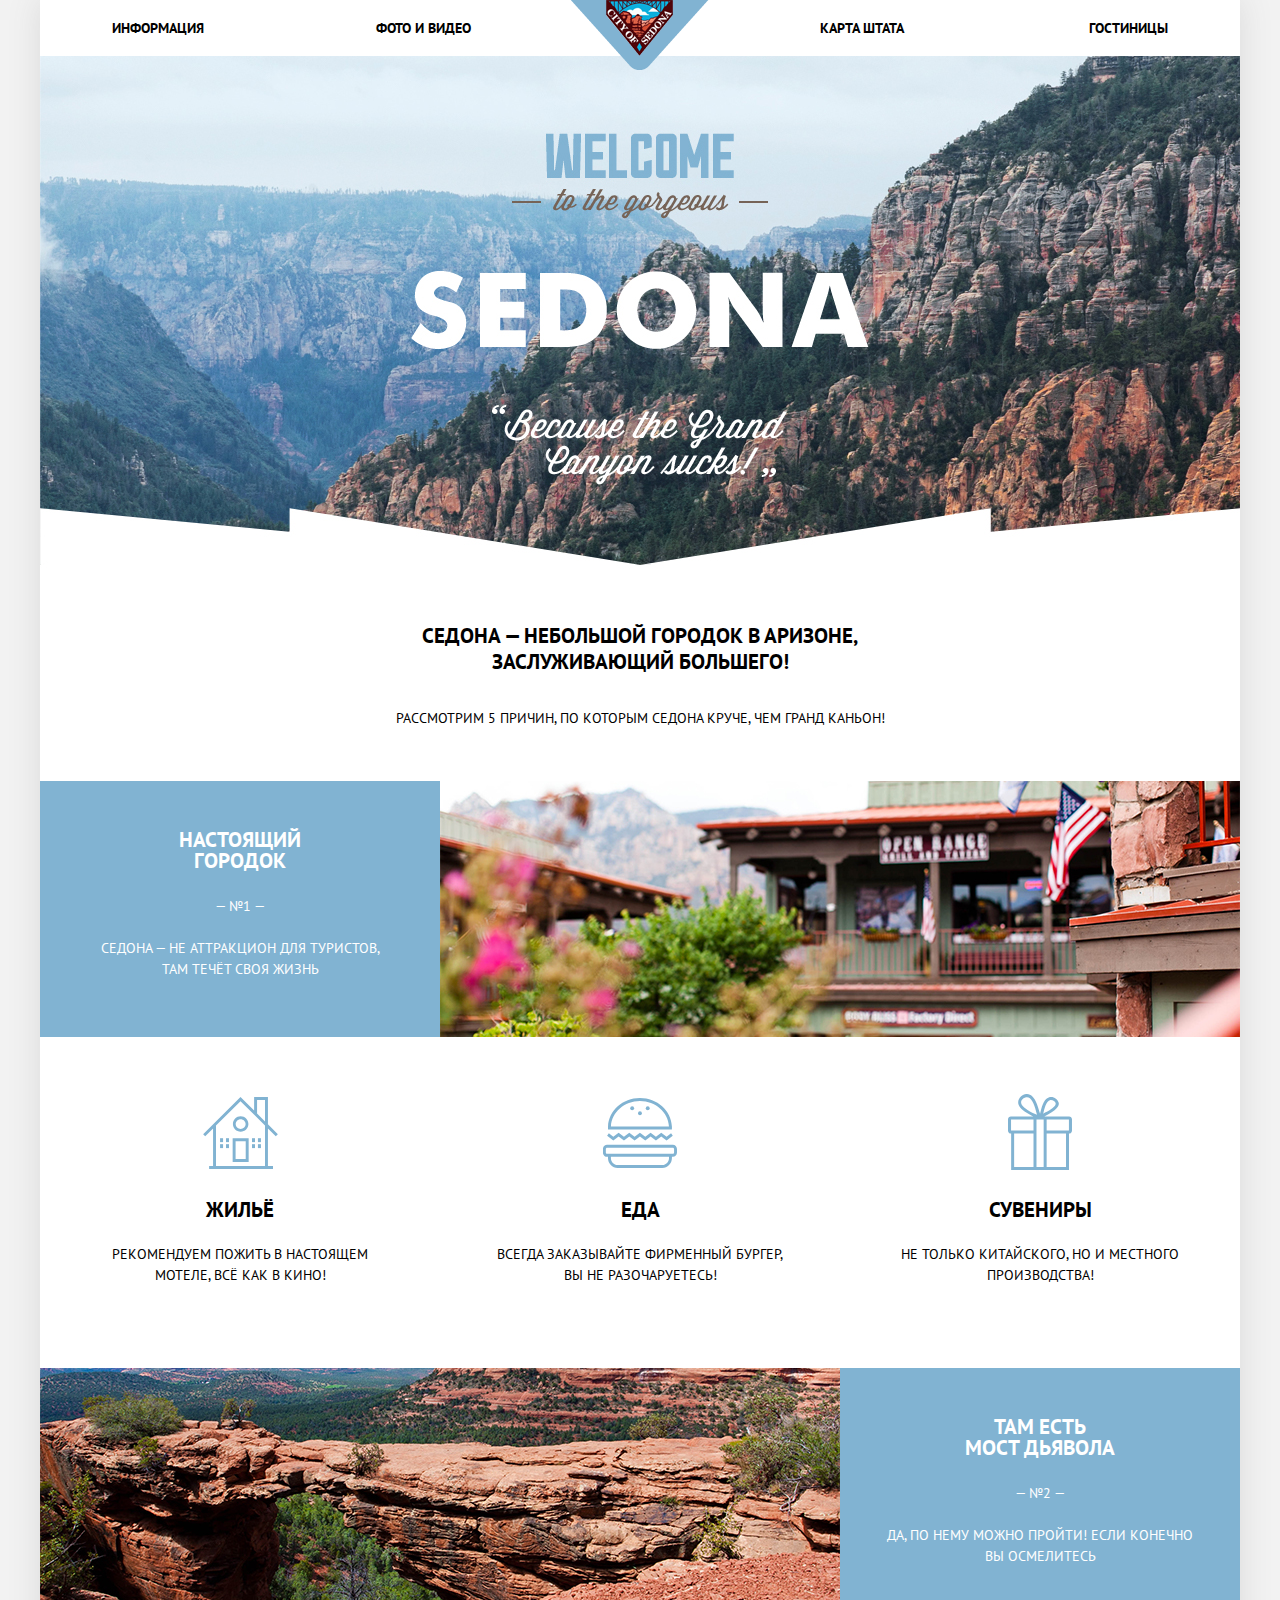
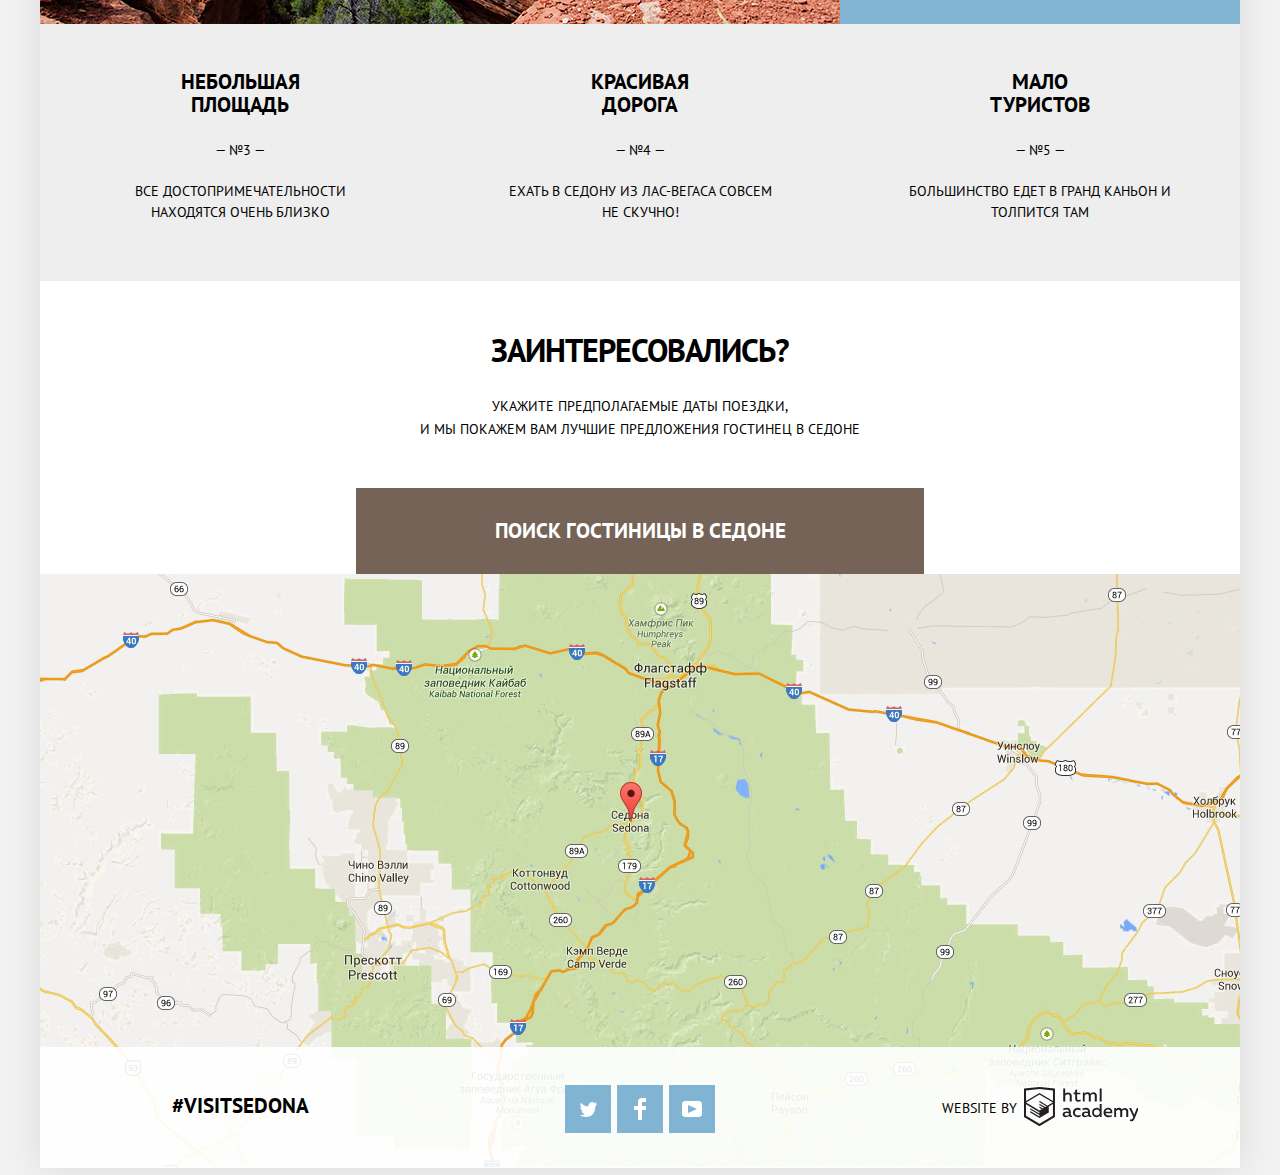
<file: index.html>
<!DOCTYPE html>
<html lang="ru">
  <head>
    <meta charset="utf-8">
    <title>HTML Academy: Седона</title>
    <link href="https://fonts.googleapis.com/css?family=PT+Sans:400,700&amp;subset=cyrillic" rel="stylesheet">
    <link href="css/normalize.css" rel="stylesheet" type="text/css">
    <link href="css/style.css" rel="stylesheet" type="text/css">
  </head>
  <body>
    <div class="page-wrapper">
      <header class="main-header">
        <a class="logo">
          <img src="img/logo.png" width="138" height="70" alt="Логотип города Седона">
        </a>
        <nav class="navigation">
          <ul class="site-navigation">
            <li><a href="info.html">Информация</a></li>
            <li><a href="photo.html">Фото и видео</a></li>
            <li><a href="map.html">Карта штата</a></li>
            <li><a href="catalog.html">Гостиницы</a></li>
          </ul>
        </nav>
      </header>

      <main class="main-content">
        <h2 class="visually-hidden">Седона - для путешествий!</h2>
        <section class="promo">
          <h2 class="visually-hidden">Добро пожаловать в Седону!</h2>
        </section>
        <section class="features">
          <header class="features-header">
            <h3>Седона &mdash; небольшой городок в Аризоне,<br>заслуживающий большего!</h3>
            <p>Рассмотрим 5 причин, по которым Седона круче, чем Гранд Каньон!</p>
          </header>
          <ol class="features-list">
            <li class="feature-item">
              <div class="features-item-info">
                <h2 class="title-item">Настоящий<br>городок</h2>
                <span>&mdash; №1 &mdash;</span>
                <p>Седона &mdash; не аттракцион для туристов,<br>там течёт своя жизнь</p>
              </div>
              <div class="features-item-img-one"></div>
              <ul class="service">
                <li class="service-item house">
                  <h4>Жильё</h4>
                  <p>Рекомендуем пожить в настоящем<br>мотеле, всё как в кино!</p>
                </li>
                <li class="service-item food">
                  <h4>Еда</h4>
                  <p>Всегда заказывайте фирменный бургер,<br>вы не разочаруетесь!</p>
                </li>
                <li class="service-item souvenirs">
                  <h4>Сувениры</h4>
                  <p>Не только китайского, но и местного<br>производства!</p>
                </li>
              </ul>
            </li>
            <li class="feature-item">
              <div class="features-item-img-two"></div>
              <div class="features-item-info">
                <h2 class="title-item">Там есть<br>мост дьявола</h2>
                <span>&mdash; №2 &mdash;</span>
                <p>Да, по нему можно пройти! Если конечно<br>вы осмелитесь</p>
              </div>
            </li>
            <li class="feature-item-three gray-bg">
              <h2 class="title">Небольшая<br> площадь</h2>
              <span>&mdash; №3 &mdash;</span>
              <p>Все достопримечательности<br>находятся очень близко</p>
            </li>
            <li class="feature-item-four gray-bg">
              <h2 class="title">Красивая<br> дорога</h2>
              <span>&mdash; №4 &mdash;</span>
              <p>Ехать в Седону из Лас-Вегаса совсем<br>не скучно!</p>
            </li>
            <li class="feature-item-five gray-bg">
              <h2 class="title">Мало<br> туристов</h2>
              <span>&mdash; №5 &mdash;</span>
              <p>Большинство едет в Гранд Каньон и <br>толпится там</p>
            </li>
          </ol>
        </section>

        <section class="interested">
          <h2>Заинтересовались?</h2>
          <p>Укажите предполагаемые даты поездки,<br>и мы покажем вам лучшие предложения гостинец в Седоне</p>
          <button class="button open-form open-form-search">Поиск гостиницы в Седоне</button>
          <div class="modal">
            <form class="search-motel-form" action="http://echo.htmlacademy.ru" method="post">
              <div class="form-group-item">
                <label for="data-begin">Дата заезда:</label>
                <input id="data-begin" type="text" name="come" placeholder="24 апреля 2017">
                <button class="calendar-icon"><span class="visually-hidden">Выберете дату заезда</span><svg xmlns="http://www.w3.org/2000/svg" width="21" height="22" viewBox="0 0 21 22"><path d="M19.251 2.025h-2.845V.648c0-.381-.294-.689-.656-.689-.363 0-.656.308-.656.689v1.377h-3.938V.648c0-.381-.294-.689-.655-.689-.363 0-.657.308-.657.689v1.377H5.906V.648c0-.381-.294-.689-.656-.689-.363 0-.657.308-.657.689v1.377H1.75C.784 2.025 0 2.847 0 3.862v16.302C0 21.179.784 22 1.75 22h17.501c.966 0 1.749-.821 1.749-1.836V3.862c0-1.015-.783-1.837-1.749-1.837zm.437 18.139a.448.448 0 0 1-.437.459H1.75a.45.45 0 0 1-.438-.459V3.862a.45.45 0 0 1 .438-.459h2.844v1.378c0 .381.294.689.657.689.362 0 .656-.308.656-.689V3.403h3.938v1.378c0 .381.294.689.657.689.361 0 .655-.308.655-.689V3.403h3.938v1.378c0 .381.293.689.656.689.362 0 .656-.308.656-.689V3.403h2.845c.241 0 .437.206.437.459v16.302z"/><path d="M4.594 8.225h2.625v2.066H4.594zM4.594 11.668h2.625v2.067H4.594zM4.594 15.112h2.625v2.066H4.594zM9.188 15.112h2.625v2.066H9.188zM9.188 11.668h2.625v2.067H9.188zM9.188 8.225h2.625v2.066H9.188zM13.781 15.112h2.625v2.066h-2.625zM13.781 11.668h2.625v2.067h-2.625zM13.781 8.225h2.625v2.066h-2.625z"/></svg>
                </button>
              </div>
              <div class="form-group-item">
                <label for="data-end">Дата выезда:</label>
                <input id="data-end" type="text" name="ride-out" placeholder="4 июля 2017">
                <button class="calendar-icon"><span class="visually-hidden">Выберете дату выезда</span><svg xmlns="http://www.w3.org/2000/svg" width="21" height="22" viewBox="0 0 21 22"><path d="M19.251 2.025h-2.845V.648c0-.381-.294-.689-.656-.689-.363 0-.656.308-.656.689v1.377h-3.938V.648c0-.381-.294-.689-.655-.689-.363 0-.657.308-.657.689v1.377H5.906V.648c0-.381-.294-.689-.656-.689-.363 0-.657.308-.657.689v1.377H1.75C.784 2.025 0 2.847 0 3.862v16.302C0 21.179.784 22 1.75 22h17.501c.966 0 1.749-.821 1.749-1.836V3.862c0-1.015-.783-1.837-1.749-1.837zm.437 18.139a.448.448 0 0 1-.437.459H1.75a.45.45 0 0 1-.438-.459V3.862a.45.45 0 0 1 .438-.459h2.844v1.378c0 .381.294.689.657.689.362 0 .656-.308.656-.689V3.403h3.938v1.378c0 .381.294.689.657.689.361 0 .655-.308.655-.689V3.403h3.938v1.378c0 .381.293.689.656.689.362 0 .656-.308.656-.689V3.403h2.845c.241 0 .437.206.437.459v16.302z"/><path d="M4.594 8.225h2.625v2.066H4.594zM4.594 11.668h2.625v2.067H4.594zM4.594 15.112h2.625v2.066H4.594zM9.188 15.112h2.625v2.066H9.188zM9.188 11.668h2.625v2.067H9.188zM9.188 8.225h2.625v2.066H9.188zM13.781 15.112h2.625v2.066h-2.625zM13.781 11.668h2.625v2.067h-2.625zM13.781 8.225h2.625v2.066h-2.625z"/></svg>
                </button>
              </div>
              <div class="form-group-item">
                <div class="parent">
                  <label class="adults" for="parent-item">Взрослые:</label>
                  <p class="step-parent">
                    <button class="step-down"><span class="visually-hidden">Уменьшить</span></button>
                    <input id="parent-item" type="number" min="1" max="10" step="1" name="number-one" value="2">
                    <button class="step-up"><span class="visually-hidden">Увеличить</span></button>
                  </p>
                </div>
                <div class="children">
                  <label class="kid" for="children-item">Дети:</label>
                  <p class="step-children">
                    <button class="step-down"><span class="visually-hidden">Уменьшить</span></button>
                    <input id="children-item" type="number" min="0" max="10" step="1" name="number-two" value="0">
                    <button class="step-up"><span class="visually-hidden">Увеличить</span></button>
                  </p>
                </div>
              </div>
              <button type="submit" class="button button-search">Найти</button>
            </form>
          </div>
        </section>
        <section class="map modal-map">
          <h2 class="visually-hidden">Как добраться до Седоны.</h2>
          <iframe src="https://www.google.com/maps/embed?pb=!1m18!1m12!1m3!1d785920.059432777!2d-112.18285995686945!3d34.80288204569004!2m3!1f0!2f0!3f0!3m2!1i1024!2i768!4f13.1!3m3!1m2!1s0x872da132f942b00d%3A0x5548c523fa6c8efd!2z0KHQtdC00L7QvdCwLCDQkNGA0LjQt9C-0L3QsCA4NjMzNiwg0KHQqNCQ!5e0!3m2!1sru!2sru!4v1522259529726" width="1200" height="593" allowfullscreen></iframe>
         <img src="img/map.jpg" width="1200" height="593" alt="Как добраться до Седоны">
        </section>
      </main>

      <footer class="main-footer footer-margin">
        <p class="hashteg">#Visitsedona</p>
        <ul class="social">
          <li><a class="social-btn" href="#"><span class="visually-hidden">Твиттер</span><svg xmlns="http://www.w3.org/2000/svg" xmlns:xlink="http://www.w3.org/1999/xlink" width="17" height="15" viewBox="0 0 17 15"><path fill="#FFF" d="M10.95.144c1.685-.496 2.984.27 3.577 1.179.673-.231 1.331-.481 2.011-.708a2.345 2.345 0 0 1-.857 1.768c.685.17 1.304-.491 1.304-.491-.169 1-1.006 1.788-1.563 2.024-.231 6.75-3.175 11.217-10.077 11.082h-.446c-.41 0-4.164-.46-4.898-1.887 2.271.196 3.893-.422 4.693-1.177-.96-.3-2.679-.477-2.979-2.95.349.106.564.228 1.19.119C1.705 8.247.374 7.53.448 5.33c.285.328 1.067.536 1.34.472C1.085 5.561-.182 2.442.894.85c1.818 1.854 3.735 3.606 7.152 3.773C8.254 2.33 9.183.793 10.95.144z"/></svg>
            </a>
          </li>
          <li><a class="social-btn" href="#"><span class="visually-hidden">Фейсбук</span><svg xmlns="http://www.w3.org/2000/svg" width="12" height="22" viewBox="0 0 12 22"><path fill="#FFF" d="M12 4V0H8a4 4 0 0 0-4 4v4H0v4h4v10h4V12h4V8H8V4h4z"/></svg></a></li>
          <li><a class="social-btn" href="#"><span class="visually-hidden">Ютьюб</span><svg xmlns="http://www.w3.org/2000/svg" xmlns:xlink="http://www.w3.org/1999/xlink" width="20" height="16" viewBox="0 0 20 16"><path fill="#FFF" d="M17 0H3C1.35 0 0 1.35 0 3v10c0 1.65 1.35 3 3 3h14c1.65 0 3-1.35 3-3V3c0-1.65-1.35-3-3-3zM6.027 11.998V4.002L15.014 8l-8.987 3.998z"/></svg>
            </a>
          </li>
        </ul>
        <p class="copyright">
          <span>website by</span><a href="https://htmlacademy.ru/intensive/htmlcss" target="_blank" class="author"><span class="visually-hidden">htmlacademy</span>
            <svg id="Layer_1" data-name="Layer 1" xmlns="http://www.w3.org/2000/svg" viewBox="0 0 108.08 36.85"><title>logo-htmlacademy-small1</title><path d="M44.61,26.88a2,2,0,0,0,.55-0.1v1.33a3.25,3.25,0,0,1-1.18.21,1.67,1.67,0,0,1-1.67-1,4.84,4.84,0,0,1-3.14,1.08c-1.51,0-2.91-.83-2.91-2.55,0-2.13,2-2.79,3.71-2.79a11.08,11.08,0,0,1,2.17.25v-0.3c0-1-.76-1.77-2.19-1.77a7.42,7.42,0,0,0-3,.64v-1.7a10.21,10.21,0,0,1,3.19-.55c2.36,0,3.81,1.12,3.81,3.65v3a0.54,0.54,0,0,0,.49.59h0.17Zm-6.44-1.13A1.35,1.35,0,0,0,39.63,27h0.11a3.39,3.39,0,0,0,2.41-1V24.58a9.72,9.72,0,0,0-1.81-.21c-1,0-2.16.33-2.16,1.38h0Zm12.36-6.11a5,5,0,0,1,2.57.64V22a4.08,4.08,0,0,0-2.3-.7,2.75,2.75,0,1,0,0,5.49,5,5,0,0,0,2.43-.64v1.71a6.27,6.27,0,0,1-2.76.57A4.21,4.21,0,0,1,46,24.51q0-.21,0-0.41a4.32,4.32,0,0,1,4.18-4.46h0.38Zm12.17,7.24a2,2,0,0,0,.55-0.1v1.33a3.25,3.25,0,0,1-1.18.21,1.67,1.67,0,0,1-1.67-1,4.84,4.84,0,0,1-3.14,1.08c-1.51,0-2.91-.83-2.91-2.55,0-2.13,2-2.79,3.71-2.79a11.08,11.08,0,0,1,2.17.25v-0.3c0-1-.76-1.77-2.19-1.77a7.42,7.42,0,0,0-3,.64v-1.7a10.21,10.21,0,0,1,3.19-.55c2.36,0,3.81,1.12,3.81,3.65v3a0.54,0.54,0,0,0,.49.59h0.17Zm-6.44-1.13A1.35,1.35,0,0,0,57.73,27h0.11a3.39,3.39,0,0,0,2.41-1V24.58a9.72,9.72,0,0,0-1.81-.21c-1.06,0-2.16.33-2.16,1.38h0ZM73,16V28.2H71.35V26.88a3.88,3.88,0,0,1-3.19,1.54,4.4,4.4,0,0,1,0-8.78,3.81,3.81,0,0,1,3,1.3V16H73Zm-4.53,5.22a2.76,2.76,0,1,0,0,5.52A2.86,2.86,0,0,0,71.15,25V23A2.91,2.91,0,0,0,68.49,21.27ZM79,19.64c3.31,0,4.46,2.68,3.92,5.09H76.7c0.21,1.5,1.67,2.11,3.19,2.11a6.11,6.11,0,0,0,2.64-.59v1.6a7.14,7.14,0,0,1-3,.57C77,28.42,74.78,27,74.78,24a4.18,4.18,0,0,1,4-4.39H79Zm0.09,1.54a2.28,2.28,0,0,0-2.44,2.1v0.06H81.3A2,2,0,0,0,79.13,21.18Zm5.73,7V19.87h1.65v1a3.81,3.81,0,0,1,2.78-1.27A2.86,2.86,0,0,1,91.89,21a4.12,4.12,0,0,1,2.91-1.33A3.06,3.06,0,0,1,98,23V28.2h-1.9V23.05a1.59,1.59,0,0,0-1.42-1.75H94.42a2.8,2.8,0,0,0-2.07,1.12V28.2h-1.9V23.05A1.59,1.59,0,0,0,89,21.31H88.8a3,3,0,0,0-2.21,1.29v5.63H84.86Zm21.31-8.33h1.9l-3.91,9.46c-0.9,2.17-2.09,2.86-3.35,2.86a4.76,4.76,0,0,1-1.1-.14V30.46a2.86,2.86,0,0,0,.85.12c0.9,0,1.58-.64,2.07-1.9l0.17-.42-4-8.4h2l2.86,6.29ZM38.73,1.46V6.22a3.81,3.81,0,0,1,2.7-1.14,3.25,3.25,0,0,1,3.44,3.4v5.15H43V8.72a1.81,1.81,0,0,0-1.61-2h-0.3a2.93,2.93,0,0,0-2.32,1.39v5.52h-1.9V1.46h1.9ZM49.94,2.31v3h3V6.91h-3v3.81c0,1.1.5,1.46,1.58,1.46a4.49,4.49,0,0,0,1.69-.33v1.6A6.8,6.8,0,0,1,51,13.8a2.55,2.55,0,0,1-2.86-2.74V6.89H46.58V5.26h1.5V2.74Zm5.4,11.31V5.28H57v1A3.81,3.81,0,0,1,59.77,5a2.86,2.86,0,0,1,2.6,1.33A4.12,4.12,0,0,1,65.28,5,3.06,3.06,0,0,1,68.44,8.4v5.21h-1.9V8.46a1.59,1.59,0,0,0-1.42-1.75H64.89a2.8,2.8,0,0,0-2.07,1.12v5.78h-1.9V8.46A1.59,1.59,0,0,0,59.5,6.71H59.27A3,3,0,0,0,57.06,8v5.63H55.34ZM71.17,1.45H73V13.6H71.17V1.45ZM14.71,0H14.55L0,1.54V28.21l14.55,8.66,14.55-8.66V1.54Zm12.5,27.1L14.55,34.64,1.9,27.12V16.18l12.59,7.5V25L5.86,19.9v1.31l8.68,5.21v1.39L5.87,22.65V24l8.68,5.21,8.75-5.24V18.31L27.2,16V27.12Zm0-12.53-3.48,2-1.6,1L14.51,13v1.31L21,18.23H21l-0.14.09-1,.54-5.37-3.2V17l4.24,2.52-1,.67-3.2-1.9v1.31l2.1,1.24L14.5,22.1,2,14.65,14.51,7.11Zm0-1.32L14.49,5.76,1.91,13.25v-10L14.56,1.92,27.21,3.25v10h0Z" transform="translate(0 -0.02)" fill="#231f20"/>
            </svg>
          </a>
        </p>
      </footer>
    </div>

    <script src="js/script.min.js"></script>

  </body>
</html>
</file>
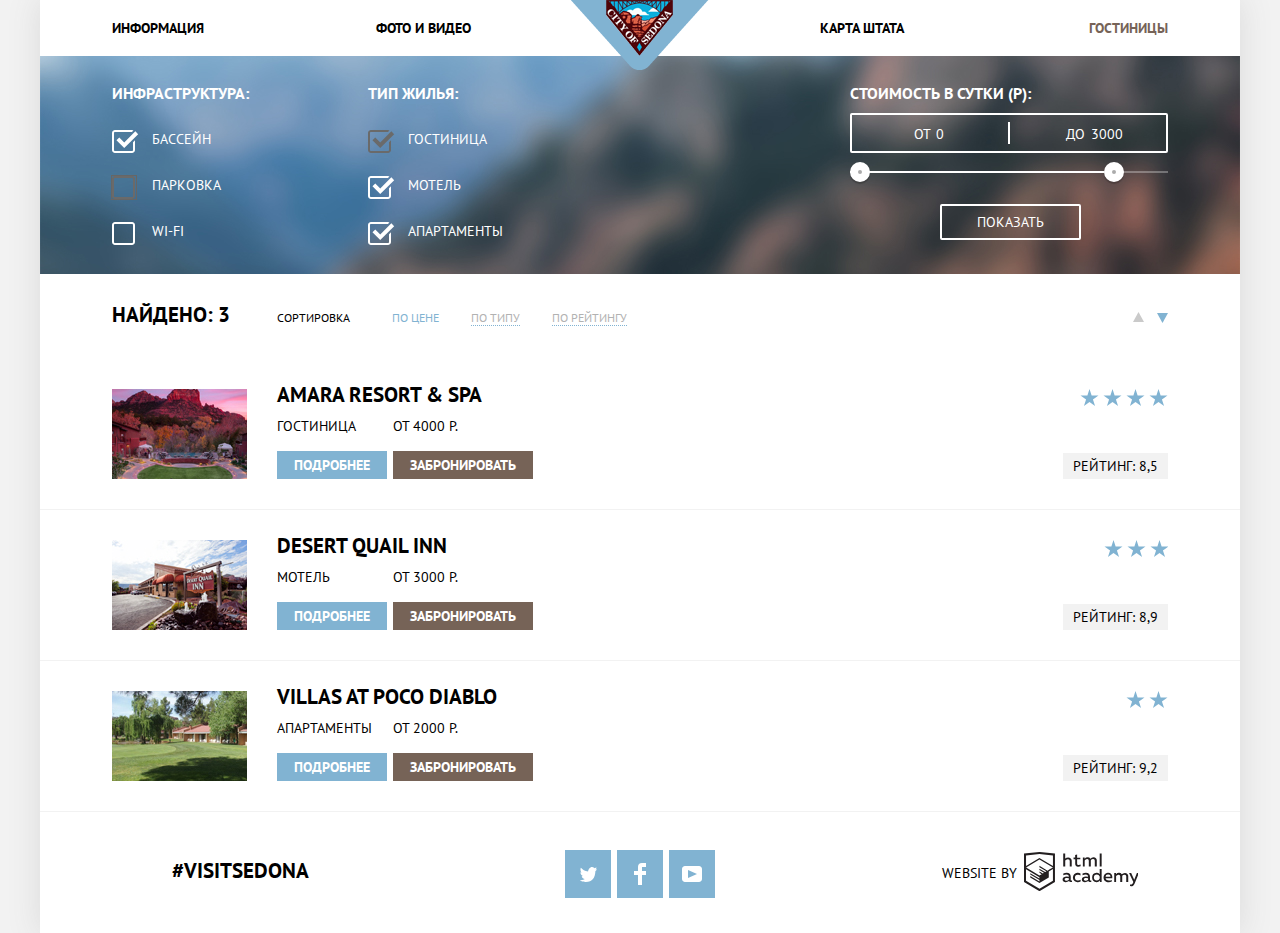
<file: catalog.html>
<!DOCTYPE html>
<html lang="ru">
  <head>
    <meta charset="utf-8">
    <title>HTML Academy: Седона</title>
    <link href="https://fonts.googleapis.com/css?family=PT+Sans:400,700&amp;subset=cyrillic" rel="stylesheet">
    <link href="css/normalize.css" rel="stylesheet" type="text/css">
    <link href="css/style.css" rel="stylesheet" type="text/css">
  </head>
  <body>
    <div class="page-wrapper">
      <header class="main-header ">
        <a class="logo" href="index.html">
          <img src="img/logo.png" width="138" height="70" alt="Логотип города Седона">
        </a>
        <nav class="navigation">
          <ul class="site-navigation">
            <li><a href="info.html">Информация</a></li>
            <li><a href="photo.html">Фото и видео</a></li>
            <li><a href="map.html">Карта штата</a></li>
            <li class="site-navigation-current" ><a>Гостиницы</a></li>
          </ul>
        </nav>
      </header>

      <main class="main-catalog">

        <section class="filters">
          <h1 class="visually-hidden">Фильтр готинец</h1>
          <form class="option-form" action="#" method="get">
            <fieldset>
              <legend class="infrastructure">Инфраструктура:</legend>
              <ul class="type-comfort">
                <li class="filter-hotel-item">
                  <label class="pool-checkbox">
                    <input class="visually-hidden" type="checkbox" name="pool" checked>
                    <span class="filter-input-checkbox"></span>
                    Бассейн
                  </label>
                </li>
                <li class="filter-hotel-item">
                  <label class="parking-checkbox">
                    <input class="visually-hidden" type="checkbox" name="parking" disabled>
                    <span class="filter-input-checkbox"></span>
                    Парковка
                  </label>
                </li>
                <li class="filter-hotel-item">
                  <label class="internet-checkbox">
                    <input class="visually-hidden" type="checkbox" name="wi-fi">
                    <span class="filter-input filter-input-checkbox"></span>
                    WI-FI
                  </label>
                </li>
              </ul>
            </fieldset>
            <fieldset>
              <legend class="type-select-house">Тип жилья:</legend>
                <ul class="type-house">
                  <li class="type-house-item">
                    <label class="hotel-checkbox">
                      <input class="visually-hidden" type="checkbox" name="hotel" disabled checked>
                      <span class="filter-input-checkbox"></span>
                      Гостиница
                    </label>
                  </li>
                  <li class="type-house-item">
                    <label class="motel-checkbox">
                      <input class="visually-hidden" type="checkbox" name="motel" checked>
                      <span class="filter-input-checkbox"></span>
                      Мотель
                    </label>
                  </li>
                  <li class="type-house-item">
                    <label class="appartment-checkbox">
                      <input class="visually-hidden" type="checkbox" name="appartment" checked>
                      <span class="filter-input-checkbox"></span>
                      Апартаменты
                    </label>
                  </li>
                </ul>
            </fieldset>
            <div class="filter-range">
              <div class="filter-range-title">Стоимость в сутки (р):</div>
              <div class="price-controls">
                <label class="min-price">от <input type="text" name="min-price" value="0"></label>
                <label class="max-price">до <input type="text" name="max-price" value="3000"></label>
              </div>
              <div class="range-controls">
                <div class="scale">
                  <div class="bar"></div>
                </div>
                <div class="range-toggle range-toggle-min"></div>
                <div class="range-toggle range-toggle-max"></div>
              </div>
              <button class="btn-transparent" type="submit"><span class="visually-hidden">Показать результат выбора</span>Показать</button>
            </div>
          </form>
        </section>
        <section class="found">
          <h2 class="sort-type">Найдено: 3</h2>
          <p>Сортировка</p>
          <ul class="sort">
            <li class="sort-item sort-item-current"><a href="#"><span class="visually-hidden">Сортировка по цене</span>по цене</a></li>
            <li class="sort-item"><a href="#"><span class="visually-hidden">Сортировка по типу</span>по типу</a></li>
            <li class="sort-item"><a href="#"><span class="visually-hidden">Сортировка по рейтингу</span>по рейтингу</a></li>
          </ul>
          <ul class="arrow-sort">
            <li class="arrow-sort-item"><a class="asc" href="#"><span class="visually-hidden">Сортировка по возрастанию</span><svg xmlns="http://www.w3.org/2000/svg" width="  11  " height="10" viewBox="0 0 11 10"><path fill="#231F20" d="M5.5 0L0 10h11z"/></svg></a>
            </li>
            <li class="arraw-sort-current"><a class="des" href="#"><span class="visually-hidden">Сортировка по убыванию</span><svg xmlns="http://www.w3.org/2000/svg" width="11"     height="10" viewBox="0 0 11 10"><path fill="#231F20" d="M5.5 10L0 0h11"/></svg></a>
            </li>
          </ul>
        </section>
        <section class="catalog">
          <h2 class="visually-hidden">Каталог гостинец</h2>
          <ul class="catalog-list">
            <li class="catalog-item">
              <img src="img/amara-resort.jpg" width="135" height="90" alt="Amara Resort & Spa">
              <div class="item-info">
                <h3><a href="catalog-item.html"><span class="visually-hidden">Гостиница Amara Resort &amp; Spa</span>Amara Resort &amp; Spa</a></h3>
                <div class="description">
                  <div class="column-left">
                    <p>Гостиница</p>
                    <a class="button-left" href="#"><span class="visually-hidden">Подробнее</span>Подробнее</a>
                  </div>
                  <div class="column-right">
                    <p>от 4000 Р.</p>
                    <a class="button-right" href="index.html"><span class="visually-hidden">Забронировать</span>Забронировать</a>
                  </div>
                </div>
              </div>
              <div class="rating">
                <span class="rating-amara"></span>
                <p>Рейтинг: 8,5</p>
              </div>
            </li>
            <li class="catalog-item">
              <img src="img/desert-quail.jpg" width="135" height="90" alt="Desert Quail Inn">
              <div class="item-info">
                <h3><a href="catalog-item.html"><span class="visually-hidden">Мотель Desert Quail Inn</span>Desert Quail Inn</a></h3>
                <div class="description">
                  <div class="column-left">
                    <p>Мотель</p>
                    <a class="button-left" href="#"><span class="visually-hidden">Подробнее</span>Подробнее</a>
                  </div>
                  <div class="column-right">
                    <p>от 3000 Р.</p>
                    <a class="button-right" href="index.html"><span class="visually-hidden">Забронировать</span>Забронировать</a>
                  </div>
                </div>
              </div>
              <div class="rating">
                <span class="rating-desert"></span>
                <p>Рейтинг: 8,9</p>
              </div>
            </li>
            <li class="catalog-item">
              <img src="img/villas-at.jpg" width="135" height="90" alt="Villas At Poco Diablo">
              <div class="item-info">
                <h3><a href="catalog-item.html"><span class="visually-hidden">Villas At Poco Diablo</span>Villas At Poco Diablo</a></h3>
                <div class="description">
                  <div class="column-left">
                    <p>Апартаменты</p>
                    <a class="button-left" href="#"><span class="visually-hidden">Подробнее</span>Подробнее</a>
                  </div>
                  <div class="column-right">
                    <p>от 2000 Р.</p>
                    <a class="button-right" href="index.html"><span class="visually-hidden">Забронировать</span>Забронировать</a>
                  </div>
                </div>
              </div>
              <div class="rating">
                <span class="rating-villas"></span>
                <p>Рейтинг: 9,2</p>
              </div>
            </li>
          </ul>
        </section>
      </main>

      <footer class="main-footer">
        <p class="hashteg">#Visitsedona</p>
        <ul class="social">
          <li><a class="social-btn" href="#"><span class="visually-hidden">Твиттер</span><svg xmlns="http://www.w3.org/2000/svg" xmlns:xlink="http://www.w3.org/1999/xlink" width="17" height="15" viewBox="0 0 17 15"><path fill="#FFF" d="M10.95.144c1.685-.496 2.984.27 3.577 1.179.673-.231 1.331-.481 2.011-.708a2.345 2.345 0 0 1-.857 1.768c.685.17 1.304-.491 1.304-.491-.169 1-1.006 1.788-1.563 2.024-.231 6.75-3.175 11.217-10.077 11.082h-.446c-.41 0-4.164-.46-4.898-1.887 2.271.196 3.893-.422 4.693-1.177-.96-.3-2.679-.477-2.979-2.95.349.106.564.228 1.19.119C1.705 8.247.374 7.53.448 5.33c.285.328 1.067.536 1.34.472C1.085 5.561-.182 2.442.894.85c1.818 1.854 3.735 3.606 7.152 3.773C8.254 2.33 9.183.793 10.95.144z"/></svg>
          </a></li>
          <li><a class="social-btn" href="#"><span class="visually-hidden">Фейсбук</span><svg xmlns="http://www.w3.org/2000/svg" width="12" height="22" viewBox="0 0 12 22"><path fill="#FFF" d="M12 4V0H8a4 4 0 0 0-4 4v4H0v4h4v10h4V12h4V8H8V4h4z"/></svg></a></li>
          <li><a class="social-btn" href="#"><span class="visually-hidden">Ютьюб</span><svg xmlns="http://www.w3.org/2000/svg" xmlns:xlink="http://www.w3.org/1999/xlink" width="20" height="16" viewBox="0 0 20 16"><path fill="#FFF" d="M17 0H3C1.35 0 0 1.35 0 3v10c0 1.65 1.35 3 3 3h14c1.65 0 3-1.35 3-3V3c0-1.65-1.35-3-3-3zM6.027 11.998V4.002L15.014 8l-8.987 3.998z"/></svg>
          </a></li>
        </ul>
        <p class="copyright">
          <span>website by</span><a href="https://htmlacademy.ru/intensive/htmlcss" target="_blank" class="author"><span class="visually-hidden">htmlacademy</span>
            <svg id="Layer_1" data-name="Layer 1" xmlns="http://www.w3.org/2000/svg" viewBox="0 0 108.08 36.85"><title>logo-htmlacademy-small1</title><path d="M44.61,26.88a2,2,0,0,0,.55-0.1v1.33a3.25,3.25,0,0,1-1.18.21,1.67,1.67,0,0,1-1.67-1,4.84,4.84,0,0,1-3.14,1.08c-1.51,0-2.91-.83-2.91-2.55,0-2.13,2-2.79,3.71-2.79a11.08,11.08,0,0,1,2.17.25v-0.3c0-1-.76-1.77-2.19-1.77a7.42,7.42,0,0,0-3,.64v-1.7a10.21,10.21,0,0,1,3.19-.55c2.36,0,3.81,1.12,3.81,3.65v3a0.54,0.54,0,0,0,.49.59h0.17Zm-6.44-1.13A1.35,1.35,0,0,0,39.63,27h0.11a3.39,3.39,0,0,0,2.41-1V24.58a9.72,9.72,0,0,0-1.81-.21c-1,0-2.16.33-2.16,1.38h0Zm12.36-6.11a5,5,0,0,1,2.57.64V22a4.08,4.08,0,0,0-2.3-.7,2.75,2.75,0,1,0,0,5.49,5,5,0,0,0,2.43-.64v1.71a6.27,6.27,0,0,1-2.76.57A4.21,4.21,0,0,1,46,24.51q0-.21,0-0.41a4.32,4.32,0,0,1,4.18-4.46h0.38Zm12.17,7.24a2,2,0,0,0,.55-0.1v1.33a3.25,3.25,0,0,1-1.18.21,1.67,1.67,0,0,1-1.67-1,4.84,4.84,0,0,1-3.14,1.08c-1.51,0-2.91-.83-2.91-2.55,0-2.13,2-2.79,3.71-2.79a11.08,11.08,0,0,1,2.17.25v-0.3c0-1-.76-1.77-2.19-1.77a7.42,7.42,0,0,0-3,.64v-1.7a10.21,10.21,0,0,1,3.19-.55c2.36,0,3.81,1.12,3.81,3.65v3a0.54,0.54,0,0,0,.49.59h0.17Zm-6.44-1.13A1.35,1.35,0,0,0,57.73,27h0.11a3.39,3.39,0,0,0,2.41-1V24.58a9.72,9.72,0,0,0-1.81-.21c-1.06,0-2.16.33-2.16,1.38h0ZM73,16V28.2H71.35V26.88a3.88,3.88,0,0,1-3.19,1.54,4.4,4.4,0,0,1,0-8.78,3.81,3.81,0,0,1,3,1.3V16H73Zm-4.53,5.22a2.76,2.76,0,1,0,0,5.52A2.86,2.86,0,0,0,71.15,25V23A2.91,2.91,0,0,0,68.49,21.27ZM79,19.64c3.31,0,4.46,2.68,3.92,5.09H76.7c0.21,1.5,1.67,2.11,3.19,2.11a6.11,6.11,0,0,0,2.64-.59v1.6a7.14,7.14,0,0,1-3,.57C77,28.42,74.78,27,74.78,24a4.18,4.18,0,0,1,4-4.39H79Zm0.09,1.54a2.28,2.28,0,0,0-2.44,2.1v0.06H81.3A2,2,0,0,0,79.13,21.18Zm5.73,7V19.87h1.65v1a3.81,3.81,0,0,1,2.78-1.27A2.86,2.86,0,0,1,91.89,21a4.12,4.12,0,0,1,2.91-1.33A3.06,3.06,0,0,1,98,23V28.2h-1.9V23.05a1.59,1.59,0,0,0-1.42-1.75H94.42a2.8,2.8,0,0,0-2.07,1.12V28.2h-1.9V23.05A1.59,1.59,0,0,0,89,21.31H88.8a3,3,0,0,0-2.21,1.29v5.63H84.86Zm21.31-8.33h1.9l-3.91,9.46c-0.9,2.17-2.09,2.86-3.35,2.86a4.76,4.76,0,0,1-1.1-.14V30.46a2.86,2.86,0,0,0,.85.12c0.9,0,1.58-.64,2.07-1.9l0.17-.42-4-8.4h2l2.86,6.29ZM38.73,1.46V6.22a3.81,3.81,0,0,1,2.7-1.14,3.25,3.25,0,0,1,3.44,3.4v5.15H43V8.72a1.81,1.81,0,0,0-1.61-2h-0.3a2.93,2.93,0,0,0-2.32,1.39v5.52h-1.9V1.46h1.9ZM49.94,2.31v3h3V6.91h-3v3.81c0,1.1.5,1.46,1.58,1.46a4.49,4.49,0,0,0,1.69-.33v1.6A6.8,6.8,0,0,1,51,13.8a2.55,2.55,0,0,1-2.86-2.74V6.89H46.58V5.26h1.5V2.74Zm5.4,11.31V5.28H57v1A3.81,3.81,0,0,1,59.77,5a2.86,2.86,0,0,1,2.6,1.33A4.12,4.12,0,0,1,65.28,5,3.06,3.06,0,0,1,68.44,8.4v5.21h-1.9V8.46a1.59,1.59,0,0,0-1.42-1.75H64.89a2.8,2.8,0,0,0-2.07,1.12v5.78h-1.9V8.46A1.59,1.59,0,0,0,59.5,6.71H59.27A3,3,0,0,0,57.06,8v5.63H55.34ZM71.17,1.45H73V13.6H71.17V1.45ZM14.71,0H14.55L0,1.54V28.21l14.55,8.66,14.55-8.66V1.54Zm12.5,27.1L14.55,34.64,1.9,27.12V16.18l12.59,7.5V25L5.86,19.9v1.31l8.68,5.21v1.39L5.87,22.65V24l8.68,5.21,8.75-5.24V18.31L27.2,16V27.12Zm0-12.53-3.48,2-1.6,1L14.51,13v1.31L21,18.23H21l-0.14.09-1,.54-5.37-3.2V17l4.24,2.52-1,.67-3.2-1.9v1.31l2.1,1.24L14.5,22.1,2,14.65,14.51,7.11Zm0-1.32L14.49,5.76,1.91,13.25v-10L14.56,1.92,27.21,3.25v10h0Z" transform="translate(0 -0.02)" fill="#231f20"/>
            </svg>
          </a>
        </p>
      </footer>
    </div>
  </body>
</html>
</file>
<file: css/style.css>
body {
  margin: 0;
  padding: 0;

  font-family: "PT Sans", Arial, sans-serif;
  font-size: 14px;
  line-height: 26px;
  font-weight: normal;
  color: #000000;
  text-transform: uppercase;

  background-color: #f2f2f2;
}

a {
  text-decoration: none;
}

img {
  max-width: 100%;
  height: auto;
}

.page-wrapper {
  margin: 0 auto;
  padding: 0;
  width: 1200px;
  background-color: #ffffff;
  -webkit-box-shadow: 0 0 30px 1px #dbdbdb;
          box-shadow: 0 0 30px 1px #dbdbdb;
}

.main-header {
  position: relative;
}

.logo {
  position: absolute;
  left: calc(50% - 69px);
}

.promo {
  min-height: 515px;
  background-color: #ddebf4;
  background: url("../img/group-1.jpg") no-repeat 0 -55px;
  margin-bottom: 52px;
}

.site-navigation {
  display: -webkit-box;
  display: -ms-flexbox;
  display: flex;
  -ms-flex-wrap: wrap;
      flex-wrap: wrap;
  -webkit-box-align: center;
      -ms-flex-align: center;
          align-items: center;
  margin: 0;
  padding: 0;
  padding: 15px 72px;
  padding-bottom: 15px;
  list-style: none;
}

.site-navigation li {
width: 264px;
}

.site-navigation li:nth-child(1),
.site-navigation li:nth-child(2) {
  text-align: left;
}

.site-navigation li:nth-child(3),
.site-navigation li:nth-child(4) {
  text-align: right;
}

.site-navigation a {
  font-family: inherit;
  font-weight: bold;
  font-size: 14px;
  line-height: 26px;
  color: #000000;
}

.site-navigation a:hover,
.site-navigation a:focus {
  color: #81b3d2;
}

.site-navigation a:active {
  color: #b2b2b2;
}

.site-navigation-current a,
.site-navigation-current a:hover,
.site-navigation-current a:active {
  color: #766357;
}

.visually-hidden {
  position: absolute;
  clip: rect(0 0 0 0);
  width: 1px;
  height: 1px;
  margin: -1px;
  font-size: 0;
}

.filters {
  min-height: 218px;
  background-image: url("../img/filter-background.jpg");
  background-repeat: no-repeat;
  background-position: 0 -50px;
  background-color: #6f99bf;
}

.option-form {
  display: -webkit-box;
  display: -ms-flexbox;
  display: flex;
  flex-wrap: wrap;

  padding: 27px 72px;
}

fieldset {
  margin: 0;
  padding: 0;
  border: none;
  margin-right: 36px;
}

.option-form legend {
  font-family: inherit;
  font-size: 16px;
  line-height: 21px;
  color: #ffffff;
  font-weight: bold;
  margin-bottom: 25px;
}

.type-comfort,
.type-house {
  display: -webkit-box;
  display: -ms-flexbox;
  display: flex;
  -webkit-box-orient: vertical;
  -webkit-box-direction: normal;
      -ms-flex-direction: column;
          flex-direction: column;
  -ms-flex-pack: distribute;
      justify-content: space-around;
flex-wrap: wrap;

  font-family: inherit;
  font-size: 14px;
  line-height: 21px;
  color: #ffffff;
}

.type-comfort li,
.type-house li{
  margin-bottom: 25px;
}

.type-comfort li:last-child,
.type-house li:last-child {
  margin-bottom: 0;
}

.type-comfort,
.type-house {
  width: 220px;
  margin-right: 30px;
}


.pool-checkbox,
.parking-checkbox,
.internet-checkbox,
.hotel-checkbox,
.motel-checkbox,
.appartment-checkbox {
  position: relative;
  padding-left: 40px;
}


.option-form input[type="checkbox"] + .filter-input-checkbox::before {
  position: absolute;
  top: 0;
  left: 0;
  content: "";
  width: 24px;
  height: 23px;
  background-image: url("../img/checkbox-off.svg");
  background-repeat: no-repeat;

}

.option-form input[type="checkbox"]:focus + .filter-input-checkbox::before,
.option-form input[type="checkbox"]:focus + .filter-input-checkbox::after {
  outline: 3px solid blue;
}

.option-form input[type="checkbox"]:checked + .filter-input-checkbox::before {
  display: none;
}

.option-form input[type="checkbox"] + .filter-input-checkbox::after {
  display: none;
  position: absolute;
  top: 0;
  left: 0;
  content: "";
  width: 27px;
  height: 23px;
  background-image: url("../img/checkbox-on.svg");
  background-repeat: no-repeat;
}

.option-form input[type="checkbox"]:checked + .filter-input-checkbox::after {
  display: block;
}

.option-form input[type="checkbox"]:disabled + .filter-input-checkbox::before {
  position: absolute;
  top: 0;
  left: 0;
  content: "";
  width: 24px;
  height: 23px;
  background-image: url("../img/checkbox-off-disabled.svg");
  background-repeat: no-repeat;
  outline: 1px solid #666;
}

.option-form input[type="checkbox"]:disabled:checked + .filter-input-checkbox::after  {
  position: absolute;
  top: 0;
  left: 0;
  content: "";
  width: 27px;
  height: 23px;
  background-image: url("../img/checkbox-on-disabled.svg");
  background-repeat: no-repeat;
}

.filter-range {
  width: 318px;
  margin-left: 226px;
  color: #ffffff;
  text-transform: uppercase;
}

.filter-range-title {
  margin-bottom: 9px;
  font-weight: 600;
  font-size: 16px;
  line-height: 21px;
}

.price-controls {
  position: relative;

  height: 36px;
  margin-bottom: 18px;

  font-size: 0;

  border: 2px solid #ffffff;
  border-radius: 2px;
}

.price-controls::after {
  content: "";
  position: absolute;
  top: 50%;
  left: 50%;

  width: 2px;
  height: 22px;

  background: #ffffff;
  -webkit-transform: translate(-50%, -50%);
      -ms-transform: translate(-50%, -50%);
          transform: translate(-50%, -50%);
}

.price-controls label {
  display: inline-block;

  font-size: 14px;
  line-height: 38px;
  vertical-align: top;

  cursor: pointer;
}

.price-controls .min-price,
.price-controls .max-price {
  width: 90px;
  padding-left: 62px;
}

.price-controls input {
  width: 50px;
  margin: 0;
  height: 30px;
  color: inherit;
  font: inherit;

  background: none;
  border: none;
}

.range-controls {
  position: relative;

  margin-bottom: 31px;
}

.range-controls .scale {
  height: 2px;

  background: rgba(255, 255, 255, 0.3);
}

.range-controls .bar {
  width: 80%;
  height: 2px;

  background: #ffffff;
}

.range-toggle {
  position: absolute;
  top: -9px;

  width: 4px;
  height: 4px;

  background: #ababab;
  border: 8px solid #ffffff;
  border-radius: 50%;
  -webkit-box-shadow: 0 2px 1px 0 rgba(0, 1, 1, 0.2);
          box-shadow: 0 2px 1px 0 rgba(0, 1, 1, 0.2);
  cursor: pointer;
}

.range-toggle:hover {
  background: #1c4f80;
}

.range-toggle-min {
  left: 0;
}

.range-toggle-max {
  left: 80%;
}

.btn-transparent {
  display: block;
  margin: 0 90px;
  padding: 6px 35px;

  font-size: 14px;
  line-height: 20px;
  color: #ffffff;
  text-transform: uppercase;

  background: transparent;
  border: 2px solid #ffffff;
  border-radius: 2px;
  cursor: pointer;
}

.btn-transparent:hover {
  color: #000000;

  background: #ffffff;
}

.found {
  display: -webkit-box;
  display: -ms-flexbox;
  display: flex;
  flex-wrap: wrap;
  justify-content: space-between;
  -webkit-box-align: baseline;
      -ms-flex-align: baseline;
          align-items: baseline;
  padding: 28px 72px;
  border-bottom: -1px solid #f2f2f2;
}

.found h2 {
  display: flex;
  flex-wrap: wrap;
  margin: 0;
  margin-right: 46px;
  font-size: 21px;

  font-weight: bold;
}

.found p,
.found a {
  margin: 0;
  font-size: 12px;
  line-height: 18px;
}

.found p {
  display: flex;
  flex-wrap: wrap;
  margin-right: 40px;
  }

.sort {
  display: -webkit-box;
  display: -ms-flexbox;
  display: flex;
  margin-right: 30px;
  flex-wrap: wrap;
  width: 740px;
}

.sort-item a {
  margin-right: 32px;
  color: #b2b2b2;
}

.sort-item a,
.sort-item a {
  border-bottom: 1px dotted #81b3d2;
}

.sort-item a:hover,
.sort-item a:focus {
  color: #81b3d2;
}

.sort-item a:active {
  color: #000000;
  border-bottom: none;
}

.sort-item-current a {
  color: #81b3d2;
  border-bottom: none;
}

.arrow-sort {
  display: -webkit-box;
  display: -ms-flexbox;
  display: flex;
  -webkit-box-pack: justify;
      -ms-flex-pack: justify;
          justify-content: space-between;
  width: 35px;
  margin: 0 auto;
  padding: 0;
}

.arrow-sort-item {
  display: -webkit-box;
  display: -ms-flexbox;
  display: flex;
  -webkit-box-align: center;
      -ms-flex-align: center;
          align-items: center;
  -webkit-box-pack: center;
      -ms-flex-pack: center;
          justify-content: center;
}

.arrow-sort-item path {
  fill: #cacaca;
}

.arrow-sort-item:hover path,
.arrow-sort-item:focus path {
  fill: #231f20;
}

.arrow-sort-item:active path {
  fill: #81b3d2;
}

.arraw-sort-current path {
  fill: #81b3d2;
}

.main-catalog ul {
  margin: 0;
  padding: 0;
  list-style: none;
}

.catalog-list {
  display: -webkit-box;
  display: -ms-flexbox;
  display: flex;
  -ms-flex-wrap: wrap;
      flex-wrap: wrap;
}

.catalog-item {
  width: 1200px;
  display: -webkit-box;
  display: -ms-flexbox;
  display: flex;
  -webkit-box-pack: start;
      -ms-flex-pack: start;
          justify-content: flex-start;
  border-bottom: 1px solid #f2f2f2;
}

.catalog-item img {
  width: 135px;
  height: 90px;
}

.catalog-list li {
  margin: 0;
  padding: 0;
  padding: 30px 72px;
}

.catalog h3 a {
  font-size: 21px;
  line-height: 26px;
  color: #000000;
}

.catalog h3 a:hover,
.catalog h3 a:focus {
  color: #81b3d2;
}

.catalog h3 a:active {
  color: #b2b2b2;
}

.item-info {
  display: -webkit-box;
  display: -ms-flexbox;
  display: flex;
  -webkit-box-orient: vertical;
  -webkit-box-direction: normal;
      -ms-flex-direction: column;
          flex-direction: column;
justify-content: space-between;
  margin-left: 30px;
  width: 750px;
}

.item-info h3 {
  margin: 0;
  margin-top: -7px;
}

.description {
  display: flex;
  flex-wrap: wrap;
}

.column-left,
.column-right {
  display: flex;
  flex-direction: column;
  margin-right: 6px;
}

.column-left p,
.column-right p {
  margin-top: 4px;
  margin-bottom: 12px;
}

.button-left,
.button-right {
  margin: 0;
  padding: 1px 17px;
  font: inherit;
  font-weight: bold;
  color: #ffffff;
  text-align: center;
}

.button-left {
  background-color: #81b3d2;
}

.button-left:focus,
.button-left:hover {
  background-color: #669ec0;
}

.button-left:active {
  background-color: #5496bd;
  color: #88b6d1;
}

.button-right {
  background-color: #766357;
}

.button-right:focus,
.button-right:hover {
  background-color: #604e43;
}

.button-right:active {
  background-color: #503e33;
  color: #857871;
}

.rating {
  display: -webkit-box;
  display: -ms-flexbox;
  display: flex;
  -webkit-box-orient: vertical;
  -webkit-box-direction: normal;
      -ms-flex-direction: column;
          flex-direction: column;
  -webkit-box-pack: justify;
      -ms-flex-pack: justify;
          justify-content: space-between;
  -webkit-box-align: end;
      -ms-flex-align: end;
          align-items: flex-end;
  margin-left: 36px;
}

.rating-amara {
  width: 92px;
  height: 17px;
  background-image: url(../img/star.svg);
  background-repeat: repeat-x;
  background-position: 2px 0;
}

.rating-desert {
  width: 66px;
  height: 17px;
  background-image: url(../img/star.svg);
  background-repeat: repeat-x;
  background-position: 0 0;
}

.rating-villas {
  width: 44px;
  height: 17px;
  background-image: url(../img/star.svg);
  background-repeat: repeat-x;
  background-position: 0 0;
}

.rating p {
  margin: 0;

  padding: 0 10px;
  background-color: #f2f2f2;
}

.features {
  margin-bottom: 56px;
}

.features-header p {
  margin: 0;
  text-align: center;
}

.features-header h3 {
  font-size: 21px;
  font-weight: bold;
  margin-bottom: 30px;
  text-align: center;
}

.features-header p {
  font-weight: normal;
  margin-bottom: 50px;
}

.features-list {
  display: -webkit-box;
  display: -ms-flexbox;
  display: flex;
  -ms-flex-wrap: wrap;
      flex-wrap: wrap;
  margin: 0;
  padding: 0;
  list-style: none;
}

.feature-item {
  display: -webkit-box;
  display: -ms-flexbox;
  display: flex;
  -ms-flex-wrap: wrap;
      flex-wrap: wrap;
  text-align: center;
}

.feature-item p {
  margin: 0;
}

.features-item-info {
  width: 400px;
  min-height: 256px;
  color: #ffffff;
  background-color: #81b3d2;
}

.title-item {
  margin: 0;
  margin-top: 48px;
  margin-bottom: 22px;
  line-height: 21px;
}

.features-item-info p {
  font-weight: normal;
  margin: 0;
  margin-top: 19px;
  line-height: 21px;
}

.features-item-img-one {
  width: 800px;
  background-image: url("../img/features1.jpg");
  background-position: 0 -78px;
  background-repeat: no-repeat;
  background-color: #81b3d2;
}

.features-item-img-two {
  width: 800px;
  background-image: url("../img/features2.jpg");
  background-position: 0 -78px;
  background-repeat: no-repeat;
  background-color: #81b3d2;
}


.feature-item-three,
.feature-item-four,
.feature-item-five {
  width: 400px;
  text-align: center;
}

.feature-item-three h2,
.feature-item-four h2,
.feature-item-five h2 {
  margin-top: 46px;
  line-height: 23px;
  margin-bottom: 21px;
}

.feature-item-three p,
.feature-item-four p,
.feature-item-five p {
  margin: 0;
  margin-top: 18px;
  margin-bottom: 58px;
  line-height: 21px;
}

.features-list .gray-bg {
  background-color: #eeeeee;
}

.service {
  display: -webkit-box;
  display: -ms-flexbox;
  display: flex;
  flex-wrap: wrap;
  margin: 0;
  padding: 0;
  margin-bottom: 82px;
  list-style: none;
}

.service-item {
  position: relative;
}

.house::before {
  content: "";
  position: absolute;
  top: 60px;
  left: calc(50% - 37px);
  width: 75px;
  height: 72px;
  background: url("../img/icon-1.svg") no-repeat 0 0;
}

.food::before {
  content: "";
  position: absolute;
  top: 61px;
  left: calc(50% - 37px);
  width: 74px;
  height: 70px;
  background: url("../img/icon-3.svg") no-repeat 0 0;
}

.souvenirs::before {
  content: "";
  position: absolute;
  top: 57px;
  left: calc(50% - 32px);
  width: 64px;
  height: 76px;
  background: url("../img/icon-2.svg") no-repeat 0 0;
}

.service li {
  text-align: center;
  width: 400px;
  padding-top: 160px;
}

.service h4 {
  margin: 0;
  font-size: 21px;
  font-weight: bold;
  line-height: 26px;
  margin-bottom: 21px;
}

.service p {
  line-height: 21px;
}

.interested {
  text-align: center;
}

.interested h2 {
  margin: 0;
  font-size: 32px;
  margin-bottom: 32px;
  letter-spacing: -1px;
}

.interested p {
  margin: 0;
  font-size: 14px;
  line-height: 23px;
}

.button {
  font-size: 21px;
  text-align: center;
  color: #ffffff;
  vertical-align: middle;
  text-transform: uppercase;
  border: none;
}

.open-form-search {
  font-size: 21px;
  font-weight: bold;
  line-height: 26px;
}

.open-form {
  position: relative;
  margin: 0;
  padding: 0;
  width: 568px;
  min-height: 86px;
  background-color: #766357;
  margin-top: 47px;
}

.open-form:hover,
.open-form:focus {
  background-color: #604e43;
}

.open-form:active {
  background-color: #503e33;
  color: #857871;
}

.modal {
  position: relative;
  z-index: 4;
}

.modal-show {
  display: none;
}

@-webkit-keyframes forms {
  0% {
    -webkit-transform: scale(0, 0.3);
            transform: scale(0, 0.3);
  }
  25% {
    -webkit-transform: scaleX(0.2);
            transform: scaleX(0.2);
  }
  50% {
    -webkit-transform: scale(0.4, 0.6);
            transform: scale(0.4, 0.6);
    -webkit-transform: rotate(270deg);
            transform: rotate(270deg);
  }
  75% {
    -webkit-transform: scaleY(0.8);
            transform: scaleY(0.8);
  }
  100% {
    -webkit-transform: translateX(0px);
            transform: translateX(0px);
  }
}

@keyframes forms {
  0% {
    -webkit-transform: scale(0, 0.3);
            transform: scale(0, 0.3);
  }
  25% {
    -webkit-transform: scaleX(0.2);
            transform: scaleX(0.2);
  }
  50% {
    -webkit-transform: scale(0.4, 0.6);
            transform: scale(0.4, 0.6);
    -webkit-transform: rotate(270deg);
            transform: rotate(270deg);
  }
  75% {
    -webkit-transform: scaleY(0.8);
            transform: scaleY(0.8);
  }
  100% {
    -webkit-transform: translateX(0px);
            transform: translateX(0px);
  }
}

.search-motel-form {
  -webkit-animation-name: forms;
          animation-name: forms;
  -webkit-animation-duration: 4s;
          animation-duration: 4s;
  -webkit-animation-timing-function: linear;
          animation-timing-function: linear;
}

.search-motel-form {
  display: -webkit-box;
  display: -ms-flexbox;
  display: flex;

  -webkit-box-direction: normal;
      -ms-flex-direction: column;
          flex-direction: column;
  position: absolute;
  top: 0;
  left: 316px;
  padding: 55px;
  font-weight: bold;
  background-color: #ffffff;
  }

.form-group-item {
  position: relative;
  display: -webkit-box;
  display: -ms-flexbox;
  display: flex;
  -webkit-box-pack: justify;
      -ms-flex-pack: justify;
          justify-content: space-between;
  width: 458px;
  -ms-flex-wrap: wrap;
      flex-wrap: wrap;
}

.form-group-item input {
  font: inherit;
  font-weight: bold;
  text-transform: uppercase;
  background-color: #f2f2f2;
  border: none;
  color: #000000;
}

.form-group-item label {
  display: -webkit-box;
  display: -ms-flexbox;
  display: flex;
  padding-top: 8px;
  margin-right: 15px;
}

.form-group-item input[type="text"] {
  -webkit-box-sizing: border-box;
          box-sizing: border-box;
  width: 346px;
  min-height: 38px;
  padding-right: 60px;
  padding-left: 14px;
  margin-bottom: 28px;
}

.form-group-item input:focus,
.form-group-item input[type="number"]:focus {
  -webkit-box-shadow: inset 0 0 0 2px #ebebeb;
          box-shadow: inset 0 0 0 2px #ebebeb;
  background-color: #ffffff;
}

.form-group-item input:hover {
  background-color: #ebebeb;
}

.form-group-item input:focus {
  border: 2px solid #e5e5e5;
  background-color: transparent;
  border: none;
}

.form-group-item button {
  border: none;
  background-color: transparent;
}

.form-group-item button:hover,
.form-group-item button:focus,
.form-group-item button:active {
  border: none;
}

.calendar-icon {
  position: absolute;
  top: 7px;
  right: 7px;
  background-repeat: no-repeat;
}

.calendar-icon path {
  fill: #a9a9a9;
}

.calendar-icon:hover path,
.calendar-icon:focus path {
  fill: #000000;
}

.calendar-icon:active path {
  fill: #81b3d2;
  border: none;
}

.parent,
.children {
  display: -webkit-box;
  display: -ms-flexbox;
  display: flex;
  -webkit-box-pack: justify;
      -ms-flex-pack: justify;
          justify-content: space-between;
  margin-bottom: 28px;
}

.parent {
  width: 230px;
}

.children {
  width: 180px;
}

.step-parent,
.step-children {
  position: relative;
  width: 120px;
  background-color: #f2f2f2;
}

.step-down {
  position: absolute;
  top: 0;
  left: 0;
  width: 38px;
  height: 38px;
  padding: 0;
  font-size: 0;
  background-color: #f2f2f2;
  border: 0;
  cursor: pointer;
}

.step-down::before {
  content: "";
  position: absolute;
  top: 17px;
  left: 13px;
  width: 12px;
  height: 3px;
  background-color: #a9a9a9;
}

.step-down:hover::before,
.step-down:focus::before {
  content: "";
  position: absolute;
  top: 17px;
  left: 13px;
  width: 12px;
  height: 3px;
  background-color: #000000;
}

.step-down:active::before {
  content: "";
  position: absolute;
  top: 17px;
  left: 13px;
  width: 12px;
  height: 3px;
  background-color: #81b3d2;
}

.step-up {
  position: absolute;
  top: 0;
  right: 0;
  width: 38px;
  height: 38px;
  padding: 0;
  font-size: 0;
  background-color: #f2f2f2;
  border: 0;
  cursor: pointer;
}

.step-up::before,
.step-up::after {
  content: "";
  position: absolute;
  top: 17px;
  left: 13px;
  width: 12px;
  height: 3px;
  background-color: #a9a9a9;
}

.step-up:hover::before,
.step-up:hover::after,
.step-up:focus::before,
.step-up:focus::after {
  content: "";
  position: absolute;
  top: 17px;
  left: 13px;
  width: 12px;
  height: 3px;
  background-color: #000000;
}

.step-up::after {
  -webkit-transform: rotate(90deg);
      -ms-transform: rotate(90deg);
          transform: rotate(90deg);
}

.step-up:active::before,
.step-up:active::after {
  content: "";
  position: absolute;
  top: 17px;
  left: 13px;
  width: 12px;
  height: 3px;
  background-color: #81b3d2;
}

.form-group-item input[type="number"] {
  text-align: center;
  vertical-align: middle;
  min-height: 38px;
  width: 38px;
}

.search-motel-form .button-search {
  width: 458px;
  padding: 0;
  padding-top: 15px;
  padding-bottom: 18px;
  background-color: #81b3d2;
  margin-top: 28px;
  font-weight: bold;
}

.search-motel-form .button-search:hover,
.search-motel-form .button-search:focus {
  background-color: #669ec0;
}

.search-motel-form .button-search:active {
  background-color: #5496bd;
  color: #88b6d1;
}

.map iframe {
  position: absolute;
  z-index: 2;

  border: none;
  width: 1200px;
  height: 593px;
}

.modal-map {
  height: 593px;
  margin: 0;
  background-color: #f2f1ef;
}

.main-footer {
  position: relative;
  z-index: 3;
  display: -webkit-box;
  display: -ms-flexbox;
  display: flex;
  -ms-flex-wrap: wrap;
      flex-wrap: wrap;
  background-color:  rgba(255, 255, 255, 0.9);
  margin: 0;
}

.footer-margin {
  margin: 0;
  margin-top: -120px;
}

.main-footer .hashteg {
  margin: 0;
  display: -webkit-box;
  display: -ms-flexbox;
  display: flex;
  -webkit-box-pack: center;
      -ms-flex-pack: center;
          justify-content: center;
  align-items: center;
  -ms-flex-wrap: wrap;
      flex-wrap: wrap;
  width: 400px;
  padding-top: 41px;
  padding-bottom: 45px;
  font-weight: bold;
  font-size: 21px;
  line-height: 26px;
}

.main-footer .social {
  display: -webkit-box;
  display: -ms-flexbox;
  display: flex;
  -webkit-box-pack: justify;
      -ms-flex-pack: justify;
          justify-content: space-between;
          align-items: center;
  -ms-flex-wrap: wrap;
      flex-wrap: wrap;
  margin: 0;
  margin-left: 125px;
  margin-right: 125px;
  width: 150px;
  padding: 0;
  padding-top: 38px;
  padding-bottom: 29px;
  list-style: none;
}

.main-footer p {
  margin: 0;
}

.social-btn {
  display: -webkit-box;
  display: -ms-flexbox;
  display: flex;
  -webkit-box-pack: center;
      -ms-flex-pack: center;
          justify-content: center;
          -webkit-box-align: center;
              -ms-flex-align: center;
                  align-items: center;
  width: 46px;
  height: 48px;
  margin-bottom: 6px;
  background-color: #81b3d2;
}

.social-btn:hover,
.social-btn:focus {
  background-color: #669ec0;
}

 .social-btn:active {
  background-color: #5496bd;
}

.social-btn:active path {
  fill: #88b6d1;
}

.copyright {
  display: -webkit-box;
  display: -ms-flexbox;
  display: flex;
  -webkit-box-pack: justify;
      -ms-flex-pack: justify;
          justify-content: center;
  -webkit-box-align: center;
      -ms-flex-align: center;
          align-items: center;
  width: 400px;
  padding-top: 30px;
  padding-bottom: 30px;
}

.author {
  width: 115px;
  height: 41px;
  margin-left: 7px;
}

.author:hover path,
.author:focus path {
  fill: #81b3d2;
}

.author:active path {
  fill: #bdbbbc;
}
</file>
